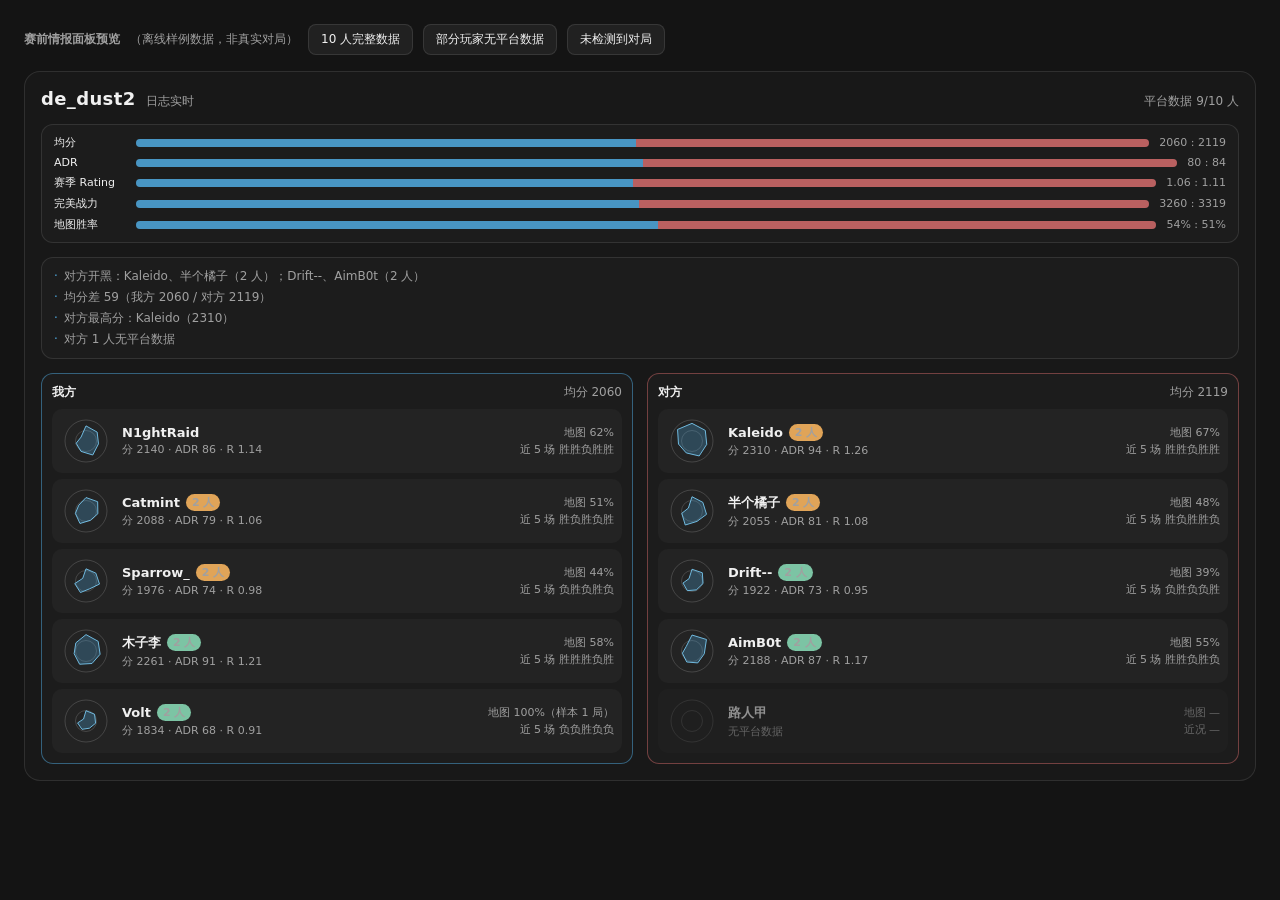
<file: server/static/prep_test.html>
<!DOCTYPE html>
<html lang="zh-CN">
<head>
<meta charset="utf-8">
<title>CS-Scout 赛前情报面板 · 预览</title>
<!--
  离线预览：直接双击打开即可，不需要 Flask。
  样式与 server/templates/index.html 中的「赛前情报面板」一节保持一致，
  改动面板样式时请同步两处（与 replay_test.html 的既有做法相同）。
-->
<style>
  :root {
    --text-color-primary: #f0f0f0;
    --text-color-secondary: #a0a0a0;
    --border-color-light: rgba(255, 255, 255, .1);
    --text: var(--text-color-primary);
    --muted: var(--text-color-secondary);
    color-scheme: dark;
  }
  body {
    margin: 0;
    padding: 24px;
    background: #141414;
    color: var(--text);
    font-family: "Microsoft YaHei", "PingFang SC", "Noto Sans CJK SC", system-ui, sans-serif;
  }
  .preview-bar {
    display: flex;
    align-items: center;
    gap: 10px;
    margin-bottom: 16px;
    font-size: 12px;
    color: var(--muted);
  }
  .preview-bar button {
    padding: 6px 12px;
    border-radius: 8px;
    border: 1px solid var(--border-color-light);
    background: rgba(255, 255, 255, .06);
    color: var(--text);
    cursor: pointer;
    font: inherit;
  }
  .preview-bar button:hover { background: rgba(255, 255, 255, .12); }

  /* ── 赛前情报面板（与 index.html 同步） ── */
  .prep-panel {
    display: grid;
    gap: 14px;
    padding: 16px;
    border-radius: 16px;
    border: 1px solid var(--border-color-light);
    background: rgba(255, 255, 255, .02);
  }
  .prep-panel[hidden] { display: none; }
  .prep-head {
    display: flex;
    align-items: baseline;
    justify-content: space-between;
    gap: 12px;
    flex-wrap: wrap;
  }
  .prep-title { display: flex; align-items: baseline; gap: 10px; }
  .prep-title strong { font-size: 18px; letter-spacing: .02em; }
  .prep-meta, .prep-coverage { font-size: 12px; color: var(--muted); }
  .prep-teams {
    display: grid;
    grid-template-columns: repeat(2, minmax(0, 1fr));
    gap: 14px;
  }
  @media (max-width: 860px) {
    .prep-teams { grid-template-columns: minmax(0, 1fr); }
  }
  .prep-team {
    display: grid;
    gap: 8px;
    align-content: start;
    padding: 10px;
    border-radius: 12px;
    border: 1px solid var(--border-color-light);
    background: rgba(255, 255, 255, .02);
  }
  .prep-team[data-label="ours"] { border-color: rgba(78, 168, 222, .5); }
  .prep-team[data-label="theirs"] { border-color: rgba(222, 110, 110, .45); }
  .prep-team-head {
    display: flex;
    align-items: baseline;
    justify-content: space-between;
    gap: 8px;
    font-size: 12px;
    color: var(--muted);
  }
  .prep-team-label { font-weight: 600; color: var(--text); letter-spacing: .04em; }
  .prep-rows { display: grid; gap: 6px; }
  .prep-row {
    display: grid;
    grid-template-columns: 52px minmax(0, 1fr) auto;
    align-items: center;
    gap: 10px;
    padding: 6px 8px;
    border-radius: 10px;
    background: rgba(255, 255, 255, .03);
  }
  .prep-row[data-has-stats="false"] { opacity: .55; }
  .prep-radar { width: 52px; height: 52px; }
  .prep-who { display: grid; gap: 2px; min-width: 0; }
  .prep-who strong {
    font-size: 13px;
    font-weight: 600;
    overflow: hidden;
    text-overflow: ellipsis;
    white-space: nowrap;
  }
  .prep-who span { font-size: 11px; color: var(--muted); }
  .prep-rates {
    display: grid;
    gap: 2px;
    justify-items: end;
    font-size: 11px;
    color: var(--muted);
    white-space: nowrap;
  }
  .prep-rates b { color: var(--text); font-weight: 600; }
  .prep-empty {
    padding: 24px;
    text-align: center;
    color: var(--muted);
    font-size: 13px;
  }
  .prep-name-line {
    display: flex;
    align-items: center;
    gap: 6px;
    min-width: 0;
  }
  .prep-name-line strong {
    overflow: hidden;
    text-overflow: ellipsis;
    white-space: nowrap;
  }
  .prep-party {
    flex: none;
    padding: 2px 6px;
    border-radius: 999px;
    font-size: 10px;
    font-weight: 700;
    line-height: 1.2;
    color: #08131c;
    white-space: nowrap;
  }
  .prep-party[hidden] { display: none; }
  .prep-party-1 { background: #e0a458; }
  .prep-party-2 { background: #7cc4a4; }
  .prep-party-3 { background: #b58bdb; }
  .prep-party-4 { background: #e07a7a; }
  .prep-party-5 { background: #6fb3d9; }
  .prep-compare {
    display: grid;
    gap: 6px;
    padding: 10px 12px;
    border-radius: 12px;
    border: 1px solid var(--border-color-light);
    background: rgba(255, 255, 255, .02);
  }
  .prep-compare[hidden], .prep-insights[hidden] { display: none; }
  .prep-compare-item {
    display: grid;
    grid-template-columns: 72px minmax(0, 1fr) auto;
    align-items: center;
    gap: 10px;
    font-size: 11px;
    color: var(--muted);
  }
  .prep-compare-label { color: var(--text); }
  .prep-compare-track {
    display: flex;
    height: 8px;
    border-radius: 999px;
    overflow: hidden;
    background: rgba(255, 255, 255, .06);
  }
  .prep-compare-side { display: block; height: 100%; }
  .prep-compare-ours { background: rgba(78, 168, 222, .85); }
  .prep-compare-theirs { background: rgba(222, 110, 110, .8); }
  .prep-compare-values {
    font-variant-numeric: tabular-nums;
    white-space: nowrap;
  }
  .prep-insights {
    display: grid;
    gap: 4px;
    padding: 10px 12px;
    border-radius: 12px;
    border: 1px solid var(--border-color-light);
    background: rgba(255, 255, 255, .02);
  }
  .prep-insight {
    font-size: 12px;
    color: var(--muted);
  }
  .prep-insight::before {
    content: "·";
    margin-right: 6px;
    color: #4ea8de;
  }
</style>
</head>
<body>
  <div class="preview-bar">
    <strong>赛前情报面板预览</strong>
    <span>（离线样例数据，非真实对局）</span>
    <button type="button" data-fixture="full">10 人完整数据</button>
    <button type="button" data-fixture="sparse">部分玩家无平台数据</button>
    <button type="button" data-fixture="empty">未检测到对局</button>
  </div>

  <div id="empty-state" hidden></div>

  <section id="prep-panel" class="prep-panel" aria-label="赛前情报面板" hidden>
    <header class="prep-head">
      <div class="prep-title">
        <strong id="prep-map">—</strong>
        <span id="prep-meta" class="prep-meta"></span>
      </div>
      <span id="prep-coverage" class="prep-coverage"></span>
    </header>
    <div id="prep-compare" class="prep-compare" hidden></div>
    <div id="prep-insights" class="prep-insights" hidden></div>
    <div id="prep-teams" class="prep-teams"></div>
  </section>

  <script src="prep.js"></script>
  <script>
    function radar(fire, aim, trade, entry, item, clutch, sniper) {
      return {
        fire_power: { score: fire, level: "B" },
        marksmanship: { score: aim, level: "B" },
        follow_up_shot: { score: trade, level: "C" },
        first: { score: entry, level: "A" },
        item: { score: item, level: "C" },
        "1vn": { score: clutch, level: "C" },
        sniper: { score: sniper, level: "D" }
      };
    }

    function player(nickname, score, adpr, seasonRating, mapWin, mapTotal, results, dims, hasStats) {
      const has = hasStats !== false;
      return {
        player_id: nickname,
        steam_id: has ? "7656119834820" + String(1000 + score % 1000) : null,
        nickname,
        has_stats: has,
        score: has ? score : null,
        adpr: has ? adpr : null,
        season_rating: has ? seasonRating : null,
        map_win_rate: has ? mapWin : null,
        map_total: has ? mapTotal : null,
        map_sample_low: has ? mapTotal < 3 : false,
        recent_win_rate: has ? 0.5 : null,
        recent_results: has ? results : [],
        recent_ratings: [],
        season_win_rate: null,
        season_total: null,
        perfect_power: has ? 3000 + score % 900 : null,
        rank_desc: null,
        description: null,
        radar: has ? dims : {}
      };
    }

    function aggregate(players) {
      const counted = players.filter((item) => item.has_stats);
      const average = (key) => {
        const values = counted
          .map((item) => item[key])
          .filter((value) => value !== null && value !== undefined)
          .map(Number)
          .filter((value) => Number.isFinite(value));
        return values.length
          ? values.reduce((sum, value) => sum + value, 0) / values.length
          : null;
      };
      let total = 0;
      let wins = 0;
      for (const item of counted) {
        if (item.map_win_rate === null || item.map_win_rate === undefined || !item.map_total) continue;
        total += item.map_total;
        wins += item.map_win_rate * item.map_total;
      }
      return {
        avg_score: average("score"),
        avg_adpr: average("adpr"),
        avg_season_rating: average("season_rating"),
        avg_perfect_power: average("perfect_power"),
        map_win_rate: total ? wins / total : null,
        with_stats: counted.length,
        map_sample_low: counted.filter((item) => item.map_sample_low).length
      };
    }

    function markParties(players, groups) {
      players.forEach((item) => { item.party = null; item.party_size = 1; });
      groups.forEach((names, index) => {
        const members = players.filter((item) => names.includes(item.nickname));
        members.forEach((item) => { item.party = index + 1; item.party_size = members.length; });
      });
      return players;
    }

    function team(side, label, players) {
      return { side, label, aggregates: aggregate(players), players };
    }

    const FIXTURES = {
      full: {
        available: true,
        source: "perfectworld",
        fresh: true,
        match_id: "9222775918321036300",
        map: "de_dust2",
        own_side: 1,
        stats_coverage: { with_stats: 9, total: 10 },
        teams: [
          team(1, "ours", markParties([
            player("N1ghtRaid", 2140, 86, 1.14, 0.62, 21, ["win","win","lose","win","win"], radar(72, 68, 61, 74, 55, 48, 30)),
            player("Catmint", 2088, 79, 1.06, 0.51, 35, ["win","lose","win","lose","win"], radar(64, 71, 58, 49, 66, 52, 44)),
            player("Sparrow_", 1976, 74, 0.98, 0.44, 18, ["lose","win","lose","win","lose"], radar(58, 60, 66, 41, 61, 55, 20)),
            player("木子李", 2261, 91, 1.21, 0.58, 12, ["win","win","win","lose","win"], radar(78, 74, 69, 66, 70, 58, 62)),
            player("Volt", 1834, 68, 0.91, 1.0, 1, ["lose","lose","win","lose","lose"], radar(49, 52, 47, 38, 44, 41, 15))
          ], [["Catmint", "Sparrow_"], ["木子李", "Volt"]])),
          team(2, "theirs", markParties([
            player("Kaleido", 2310, 94, 1.26, 0.67, 27, ["win","win","lose","win","win"], radar(84, 81, 72, 79, 63, 66, 88)),
            player("半个橘子", 2055, 81, 1.08, 0.48, 23, ["win","lose","win","win","lose"], radar(68, 66, 71, 55, 74, 50, 22)),
            player("Drift--", 1922, 73, 0.95, 0.39, 31, ["lose","win","lose","lose","win"], radar(56, 63, 54, 47, 51, 44, 18)),
            player("AimB0t", 2188, 87, 1.17, 0.55, 9, ["win","win","lose","win","lose"], radar(76, 88, 60, 63, 58, 47, 35)),
            player("路人甲", null, null, null, null, null, [], {}, false)
          ], [["Kaleido", "半个橘子"], ["Drift--", "AimB0t"]]))
        ],
        unassigned: []
      },
      sparse: {
        available: true,
        source: "perfectworld",
        fresh: false,
        match_id: "9222775918321036301",
        map: "de_mirage",
        own_side: null,
        stats_coverage: { with_stats: 2, total: 10 },
        teams: [
          team(1, "unknown", markParties([
            player("OnlyOne", 2011, 77, 1.01, 0.45, 14, ["win","lose"], radar(60, 58, 55, 50, 52, 45, 20)),
            player("NoData_A", null, null, null, null, null, [], {}, false),
            player("NoData_B", null, null, null, null, null, [], {}, false),
            player("NoData_C", null, null, null, null, null, [], {}, false),
            player("NoData_D", null, null, null, null, null, [], {}, false)
          ], [["OnlyOne", "NoData_A"]])),
          team(2, "unknown", [
            player("Lonely", 1899, 69, 0.93, 1.0, 2, ["lose"], radar(48, 51, 44, 40, 46, 38, 12)),
            player("NoData_E", null, null, null, null, null, [], {}, false),
            player("NoData_F", null, null, null, null, null, [], {}, false),
            player("NoData_G", null, null, null, null, null, [], {}, false),
            player("NoData_H", null, null, null, null, null, [], {}, false)
          ])
        ],
        unassigned: []
      },
      empty: null
    };

    function apply(name) {
      renderPrepPanel(FIXTURES[name]);
      const empty = document.querySelector("#empty-state");
      if (empty) empty.hidden = Boolean(FIXTURES[name]);
    }

    document.querySelectorAll("[data-fixture]").forEach((button) => {
      button.addEventListener("click", () => apply(button.dataset.fixture));
    });

    apply("full");
  </script>
</body>
</html>
</file>
